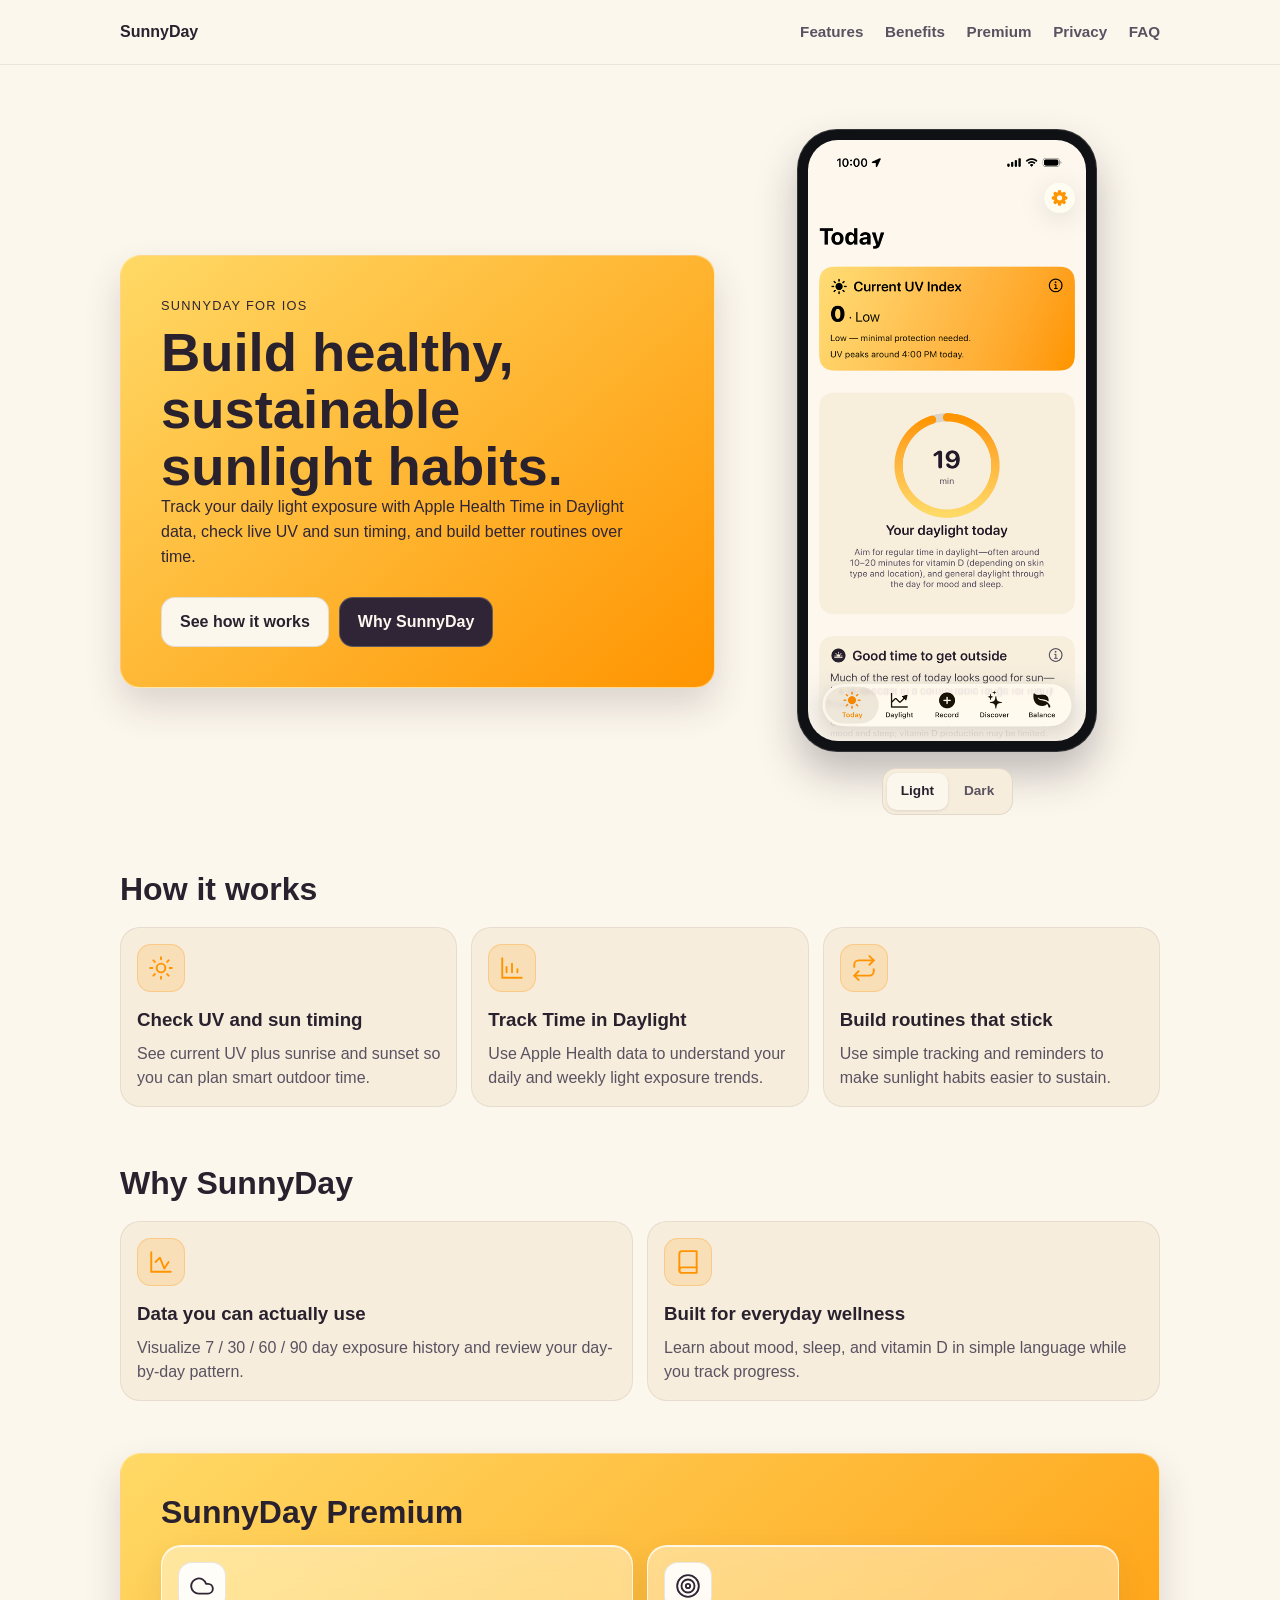
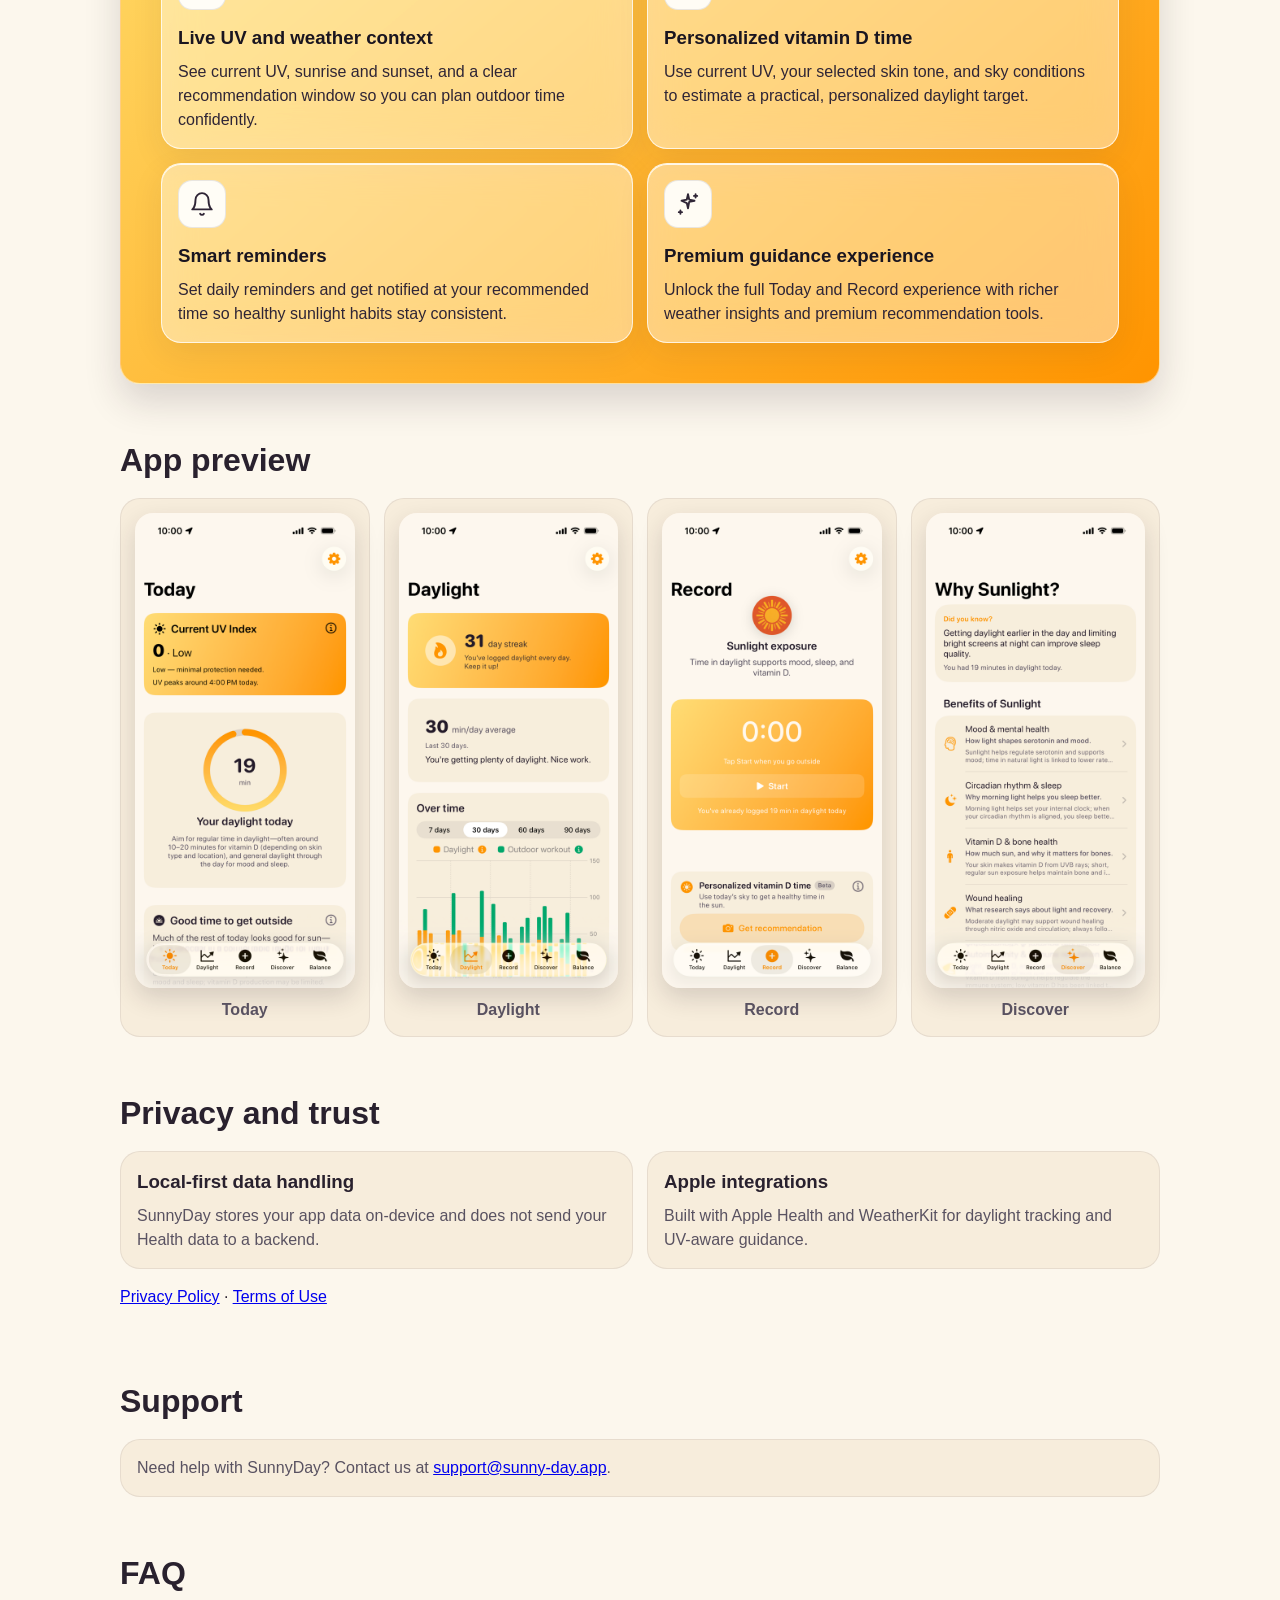
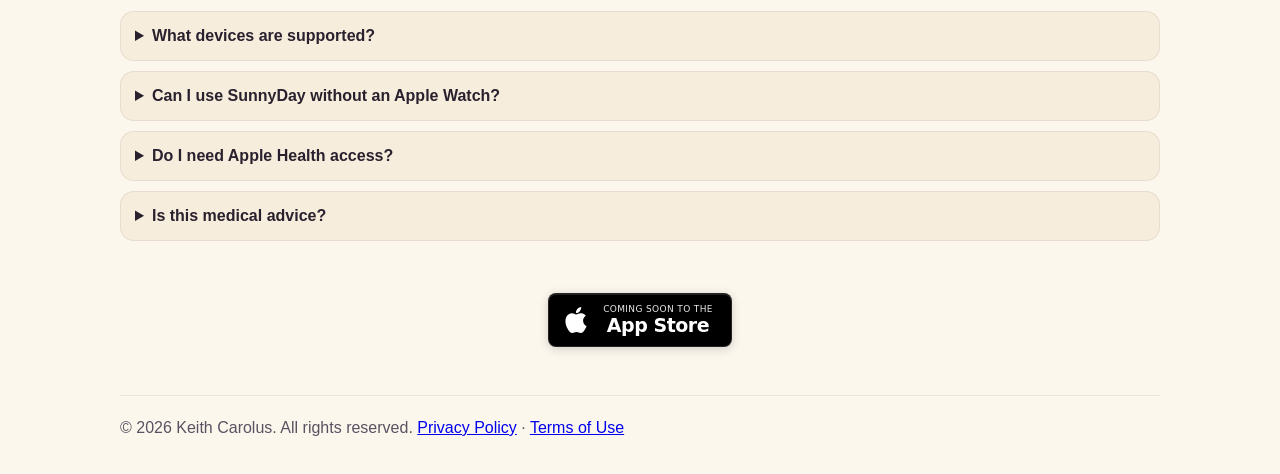
<file: index.html>
<!doctype html>
<html lang="en">
  <head>
    <meta charset="utf-8" />
    <meta name="viewport" content="width=device-width, initial-scale=1" />
    <title>SunnyDay</title>
    <meta
      name="description"
      content="SunnyDay for iOS helps you build healthy, sustainable sunlight habits."
    />
    <meta property="og:title" content="SunnyDay for iOS" />
    <meta
      property="og:description"
      content="Track daylight, check UV, and build healthy sunlight routines with SunnyDay."
    />
    <meta property="og:type" content="website" />
    <meta property="og:url" content="https://sunny-day.app/" />
    <meta property="og:image" content="https://sunny-day.app/apple-touch-icon.png" />
    <meta name="twitter:card" content="summary_large_image" />
    <meta name="twitter:title" content="SunnyDay for iOS" />
    <meta
      name="twitter:description"
      content="Build healthy, sustainable sunlight habits with data from Apple Health."
    />
    <link rel="canonical" href="https://sunny-day.app/" />
    <link rel="icon" type="image/png" sizes="32x32" href="./favicon-32.png" />
    <link rel="icon" type="image/png" sizes="16x16" href="./favicon-16.png" />
    <link rel="apple-touch-icon" sizes="180x180" href="./apple-touch-icon.png" />
    <link rel="stylesheet" href="./styles.css" />
  </head>
  <body>
    <header class="site-header">
      <div class="container nav-wrap">
        <a class="brand" href="#top">SunnyDay</a>
        <nav aria-label="Primary">
          <a href="#features">Features</a>
          <a href="#benefits">Benefits</a>
          <a href="#premium">Premium</a>
          <a href="#privacy">Privacy</a>
          <a href="#faq">FAQ</a>
        </nav>
      </div>
    </header>

    <main id="top">
      <section class="hero container">
        <div class="hero-top">
          <div class="hero-copy">
            <p class="eyebrow">SunnyDay for iOS</p>
            <h1>Build healthy, sustainable sunlight habits.</h1>
            <p class="body">
              Track your daily light exposure with Apple Health Time in Daylight
              data, check live UV and sun timing, and build better routines over
              time.
            </p>
            <div class="cta-row">
              <a class="cta" href="#features">See how it works</a>
              <a class="cta cta-primary" href="#benefits">Why SunnyDay</a>
            </div>
          </div>
          <div class="hero-art" aria-label="SunnyDay app preview">
            <div class="device-mockup">
              <img
                src="./assets/screenshots/light/01_today.png"
                data-screenshot-light="./assets/screenshots/light/01_today.png"
                data-screenshot-dark="./assets/screenshots/dark/01_today.png"
                alt="SunnyDay Today view screenshot"
                width="540"
                height="1168"
                loading="eager"
                decoding="async"
              />
            </div>
            <div class="hero-theme-wrap" id="theme-toggle-wrap">
              <div class="theme-toggle" role="radiogroup" aria-label="Color scheme">
                <button type="button" data-theme-choice="light" role="radio" aria-checked="true">Light</button>
                <button type="button" data-theme-choice="dark" role="radio" aria-checked="false">Dark</button>
              </div>
            </div>
          </div>
        </div>
      </section>

      <section id="features" class="section container">
        <h2>How it works</h2>
        <div class="grid three">
          <article class="card">
            <div class="card-icon" aria-hidden="true">
              <svg xmlns="http://www.w3.org/2000/svg" viewBox="0 0 24 24" fill="none" stroke="currentColor" stroke-width="1.75" stroke-linecap="round" stroke-linejoin="round"><circle cx="12" cy="12" r="4" /><path d="M12 2v2M12 20v2M4.93 4.93l1.42 1.42M17.65 17.65l1.42 1.42M2 12h2M20 12h2M4.93 19.07l1.42-1.42M17.65 6.35l1.42-1.42" /></svg>
            </div>
            <h3>Check UV and sun timing</h3>
            <p>See current UV plus sunrise and sunset so you can plan smart outdoor time.</p>
          </article>
          <article class="card">
            <div class="card-icon" aria-hidden="true">
              <svg xmlns="http://www.w3.org/2000/svg" viewBox="0 0 24 24" fill="none" stroke="currentColor" stroke-width="1.75" stroke-linecap="round" stroke-linejoin="round"><path d="M3 3v18h18" /><path d="M7 16v-5M12 16V8M17 16v-3" /></svg>
            </div>
            <h3>Track Time in Daylight</h3>
            <p>Use Apple Health data to understand your daily and weekly light exposure trends.</p>
          </article>
          <article class="card">
            <div class="card-icon" aria-hidden="true">
              <svg xmlns="http://www.w3.org/2000/svg" viewBox="0 0 24 24" fill="none" stroke="currentColor" stroke-width="1.75" stroke-linecap="round" stroke-linejoin="round"><path d="M17 1l4 4-4 4" /><path d="M3 11V9a4 4 0 0 1 4-4h14" /><path d="M7 23l-4-4 4-4" /><path d="M21 13v2a4 4 0 0 1-4 4H3" /></svg>
            </div>
            <h3>Build routines that stick</h3>
            <p>Use simple tracking and reminders to make sunlight habits easier to sustain.</p>
          </article>
        </div>
      </section>

      <section id="benefits" class="section container">
        <h2>Why SunnyDay</h2>
        <div class="grid two">
          <article class="card">
            <div class="card-icon" aria-hidden="true">
              <svg xmlns="http://www.w3.org/2000/svg" viewBox="0 0 24 24" fill="none" stroke="currentColor" stroke-width="1.75" stroke-linecap="round" stroke-linejoin="round"><path d="M3 3v18h18" /><path d="M7 12l4-4 4 10 4-6" /></svg>
            </div>
            <h3>Data you can actually use</h3>
            <p>Visualize 7 / 30 / 60 / 90 day exposure history and review your day-by-day pattern.</p>
          </article>
          <article class="card">
            <div class="card-icon" aria-hidden="true">
              <svg xmlns="http://www.w3.org/2000/svg" viewBox="0 0 24 24" fill="none" stroke="currentColor" stroke-width="1.75" stroke-linecap="round" stroke-linejoin="round"><path d="M4 19.5A2.5 2.5 0 0 1 6.5 17H20" /><path d="M6.5 2H20v20H6.5A2.5 2.5 0 0 1 4 19.5v-15A2.5 2.5 0 0 1 6.5 2z" /></svg>
            </div>
            <h3>Built for everyday wellness</h3>
            <p>Learn about mood, sleep, and vitamin D in simple language while you track progress.</p>
          </article>
        </div>
      </section>

      <section id="premium" class="section container section-premium">
        <div class="hero-copy premium-sunny">
          <h2 class="premium-sunny-title">SunnyDay Premium</h2>
          <div class="grid two premium-sunny-grid">
          <article class="card">
            <div class="card-icon" aria-hidden="true">
              <svg xmlns="http://www.w3.org/2000/svg" viewBox="0 0 24 24" fill="none" stroke="currentColor" stroke-width="1.75" stroke-linecap="round" stroke-linejoin="round"><path d="M17.5 19H9a7 7 0 1 1 6.71-9h1.79a4.5 4.5 0 1 1 0 9Z" /></svg>
            </div>
            <h3>Live UV and weather context</h3>
            <p>See current UV, sunrise and sunset, and a clear recommendation window so you can plan outdoor time confidently.</p>
          </article>
          <article class="card">
            <div class="card-icon" aria-hidden="true">
              <svg xmlns="http://www.w3.org/2000/svg" viewBox="0 0 24 24" fill="none" stroke="currentColor" stroke-width="1.75" stroke-linecap="round" stroke-linejoin="round"><circle cx="12" cy="12" r="10" /><circle cx="12" cy="12" r="6" /><circle cx="12" cy="12" r="2" /></svg>
            </div>
            <h3>Personalized vitamin D time</h3>
            <p>Use current UV, your selected skin tone, and sky conditions to estimate a practical, personalized daylight target.</p>
          </article>
          <article class="card">
            <div class="card-icon" aria-hidden="true">
              <svg xmlns="http://www.w3.org/2000/svg" viewBox="0 0 24 24" fill="none" stroke="currentColor" stroke-width="1.75" stroke-linecap="round" stroke-linejoin="round"><path d="M18 8A6 6 0 0 0 6 8c0 7-3 9-3 9h18s-3-2-3-9" /><path d="M13.73 21a2 2 0 0 1-3.46 0" /></svg>
            </div>
            <h3>Smart reminders</h3>
            <p>Set daily reminders and get notified at your recommended time so healthy sunlight habits stay consistent.</p>
          </article>
          <article class="card">
            <div class="card-icon" aria-hidden="true">
              <svg xmlns="http://www.w3.org/2000/svg" viewBox="0 0 24 24" fill="none" stroke="currentColor" stroke-width="1.75" stroke-linecap="round" stroke-linejoin="round"><path d="M12 3l1.1 4.9L18 9l-4.9 1.1L12 16l-1.1-4.9L6 9l4.9-1.1L12 3z" /><path d="M19 3v3M20.5 4.5h-3M5 18v3M6.5 19.5h-3" /></svg>
            </div>
            <h3>Premium guidance experience</h3>
            <p>Unlock the full Today and Record experience with richer weather insights and premium recommendation tools.</p>
          </article>
          </div>
        </div>
      </section>

      <section class="section container">
        <h2>App preview</h2>
        <div class="grid four">
          <article class="shot">
            <img
              src="./assets/screenshots/light/01_today.png"
              data-screenshot-light="./assets/screenshots/light/01_today.png"
              data-screenshot-dark="./assets/screenshots/dark/01_today.png"
              alt="SunnyDay Today view screenshot"
              width="540"
              height="1168"
              loading="lazy"
              decoding="async"
            />
            <p>Today</p>
          </article>
          <article class="shot">
            <img
              src="./assets/screenshots/light/02_daylight.png"
              data-screenshot-light="./assets/screenshots/light/02_daylight.png"
              data-screenshot-dark="./assets/screenshots/dark/02_daylight.png"
              alt="SunnyDay Daylight view screenshot"
              width="540"
              height="1168"
              loading="lazy"
              decoding="async"
            />
            <p>Daylight</p>
          </article>
          <article class="shot">
            <img
              src="./assets/screenshots/light/03_record.png"
              data-screenshot-light="./assets/screenshots/light/03_record.png"
              data-screenshot-dark="./assets/screenshots/dark/03_record.png"
              alt="SunnyDay Record view screenshot"
              width="540"
              height="1168"
              loading="lazy"
              decoding="async"
            />
            <p>Record</p>
          </article>
          <article class="shot">
            <img
              src="./assets/screenshots/light/04_discover.png"
              data-screenshot-light="./assets/screenshots/light/04_discover.png"
              data-screenshot-dark="./assets/screenshots/dark/04_discover.png"
              alt="SunnyDay Discover view screenshot"
              width="540"
              height="1168"
              loading="lazy"
              decoding="async"
            />
            <p>Discover</p>
          </article>
        </div>
      </section>

      <section id="privacy" class="section container">
        <h2>Privacy and trust</h2>
        <div class="grid two">
          <article class="card">
            <h3>Local-first data handling</h3>
            <p>SunnyDay stores your app data on-device and does not send your Health data to a backend.</p>
          </article>
          <article class="card">
            <h3>Apple integrations</h3>
            <p>Built with Apple Health and WeatherKit for daylight tracking and UV-aware guidance.</p>
          </article>
        </div>
        <p><a href="./privacy.html">Privacy Policy</a> &middot; <a href="./terms.html">Terms of Use</a></p>
      </section>

      <section id="support" class="section container">
        <h2>Support</h2>
        <div class="card">
          <p>Need help with SunnyDay? Contact us at <a href="mailto:support@sunny-day.app">support@sunny-day.app</a>.</p>
        </div>
      </section>

      <section id="faq" class="section container">
        <h2>FAQ</h2>
        <div class="faq-list">
          <details>
            <summary>What devices are supported?</summary>
            <p>SunnyDay requires iOS 26 or later on iPhone. For Apple Health Time in Daylight data, you need a compatible Apple Watch (SE 2, Series 6, Ultra, and newer).</p>
          </details>
          <details>
            <summary>Can I use SunnyDay without an Apple Watch?</summary>
            <p>Yes. You can still use UV and sun timing features and manually record daylight sessions. Apple Watch is needed only for automatic Time in Daylight tracking from Health.</p>
          </details>
          <details>
            <summary>Do I need Apple Health access?</summary>
            <p>For exposure tracking features, yes. SunnyDay reads and writes the Time in Daylight quantity type for history views and manual recordings.</p>
          </details>
          <details>
            <summary>Is this medical advice?</summary>
            <p>No. SunnyDay is a general wellness app and does not provide medical advice, diagnosis, or treatment.</p>
          </details>
        </div>
      </section>

      <section class="section section-cta container" aria-label="App Store availability">
        <div class="cta-pill" role="img" aria-label="Coming soon to the App Store">
          <img
            class="cta-pill__mark"
            src="./assets/apple-logo.svg"
            alt=""
            width="24"
            height="29"
            decoding="async"
          />
          <div class="cta-pill__copy">
            <span class="cta-pill__line cta-pill__line--small">Coming soon to the</span>
            <span class="cta-pill__line cta-pill__line--big">App Store</span>
          </div>
        </div>
      </section>
    </main>

    <footer class="site-footer container">
      <p>&copy; 2026 Keith Carolus. All rights reserved. <a href="./privacy.html">Privacy Policy</a> &middot; <a href="./terms.html">Terms of Use</a></p>
    </footer>
    <script src="./theme.js" defer></script>
  </body>
</html>
</file>
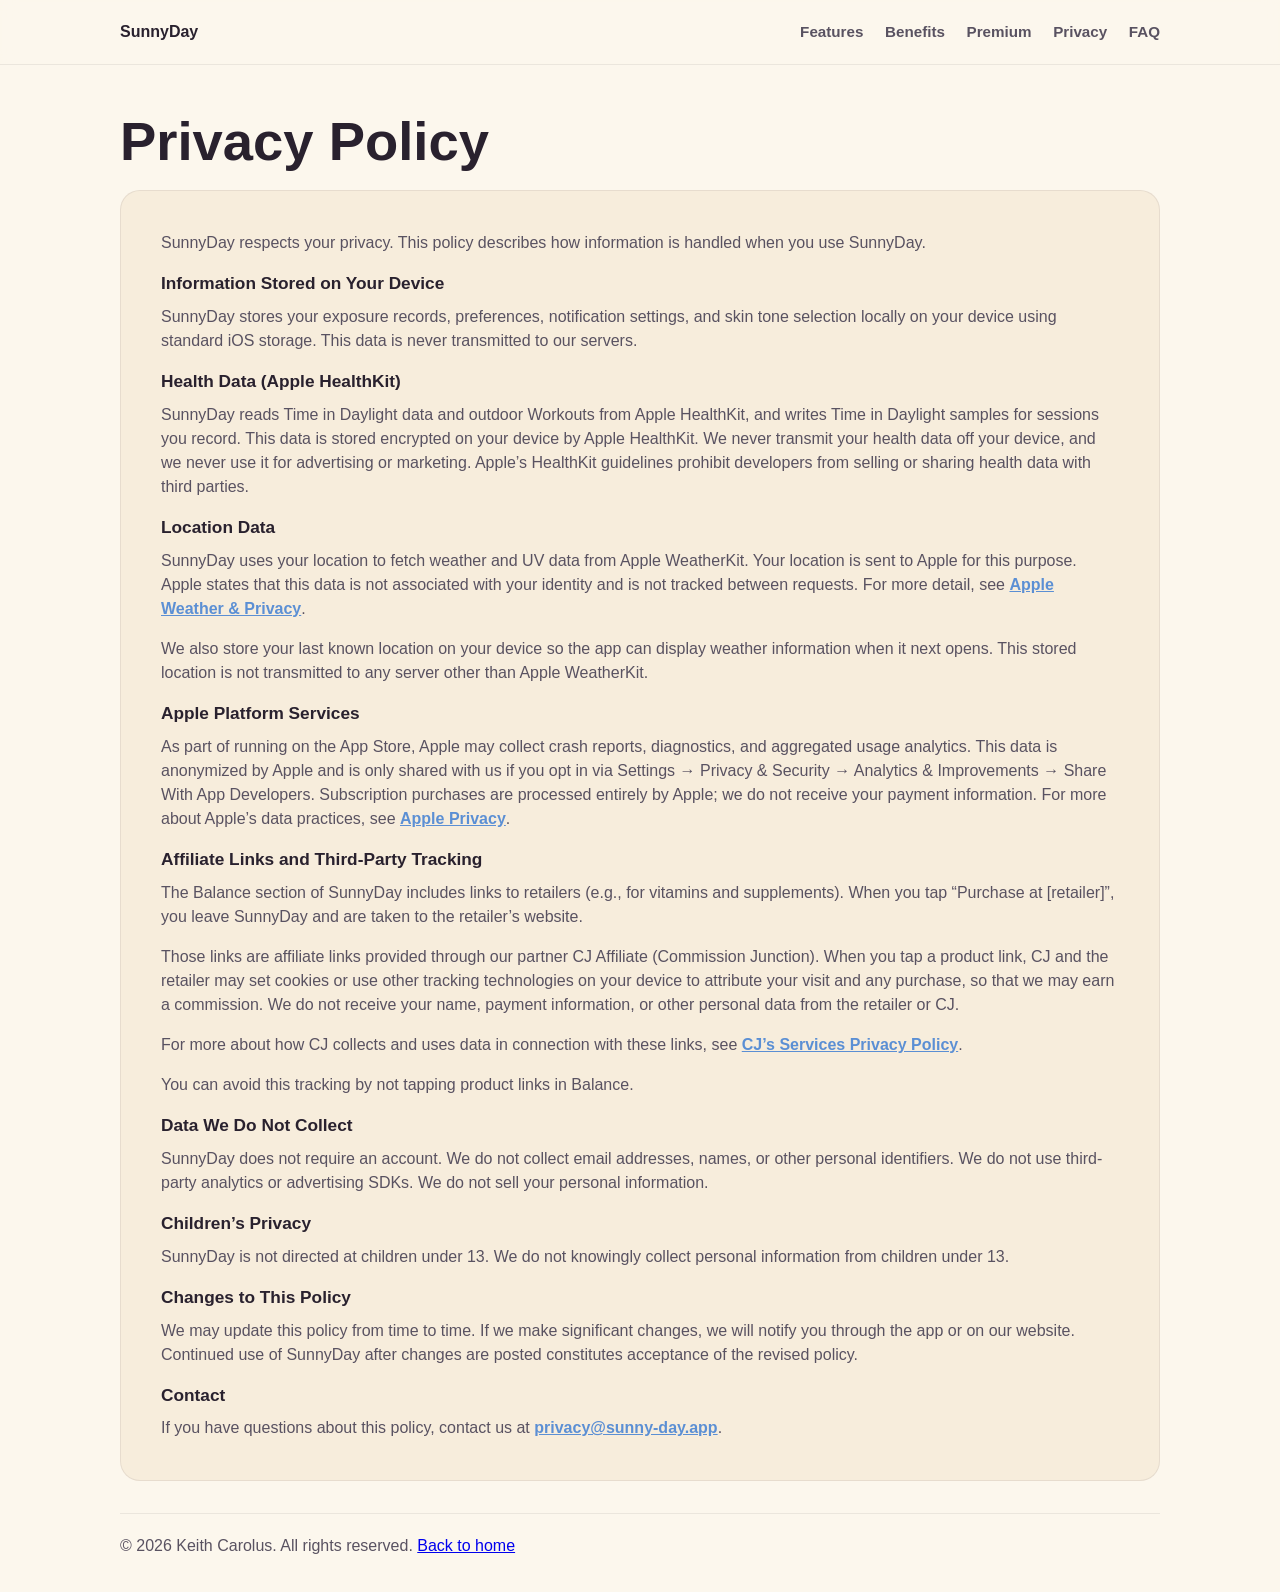
<file: privacy.html>
<!doctype html>
<html lang="en">
  <head>
    <meta charset="utf-8" />
    <meta name="viewport" content="width=device-width, initial-scale=1" />
    <title>SunnyDay Privacy Policy</title>
    <meta
      name="description"
      content="Privacy Policy for SunnyDay for iOS."
    />
    <link rel="canonical" href="https://sunny-day.app/privacy.html" />
    <link rel="icon" type="image/png" sizes="32x32" href="./favicon-32.png" />
    <link rel="icon" type="image/png" sizes="16x16" href="./favicon-16.png" />
    <link rel="apple-touch-icon" sizes="180x180" href="./apple-touch-icon.png" />
    <link rel="stylesheet" href="./styles.css" />
  </head>
  <body class="legal-page">
    <header class="site-header">
      <div class="container nav-wrap">
        <a class="brand" href="./index.html">SunnyDay</a>
        <nav aria-label="Primary">
          <a href="./index.html#features">Features</a>
          <a href="./index.html#benefits">Benefits</a>
          <a href="./index.html#premium">Premium</a>
          <a href="./index.html#privacy">Privacy</a>
          <a href="./index.html#faq">FAQ</a>
        </nav>
      </div>
    </header>

    <main>
      <section class="section container legal-hero">
        <h1>Privacy Policy</h1>
        <div class="card legal-card">
          <p>SunnyDay respects your privacy. This policy describes how information is handled when you use SunnyDay.</p>

          <h3>Information Stored on Your Device</h3>
          <p>SunnyDay stores your exposure records, preferences, notification settings, and skin tone selection locally on your device using standard iOS storage. This data is never transmitted to our servers.</p>

          <h3>Health Data (Apple HealthKit)</h3>
          <p>SunnyDay reads Time in Daylight data and outdoor Workouts from Apple HealthKit, and writes Time in Daylight samples for sessions you record. This data is stored encrypted on your device by Apple HealthKit. We never transmit your health data off your device, and we never use it for advertising or marketing. Apple&rsquo;s HealthKit guidelines prohibit developers from selling or sharing health data with third parties.</p>

          <h3>Location Data</h3>
          <p>SunnyDay uses your location to fetch weather and UV data from Apple WeatherKit. Your location is sent to Apple for this purpose. Apple states that this data is not associated with your identity and is not tracked between requests. For more detail, see <a href="https://www.apple.com/legal/privacy/data/en/weather/" target="_blank" rel="noopener noreferrer">Apple Weather &amp; Privacy</a>.</p>
          <p>We also store your last known location on your device so the app can display weather information when it next opens. This stored location is not transmitted to any server other than Apple WeatherKit.</p>

          <h3>Apple Platform Services</h3>
          <p>As part of running on the App Store, Apple may collect crash reports, diagnostics, and aggregated usage analytics. This data is anonymized by Apple and is only shared with us if you opt in via Settings &rarr; Privacy &amp; Security &rarr; Analytics &amp; Improvements &rarr; Share With App Developers. Subscription purchases are processed entirely by Apple; we do not receive your payment information. For more about Apple&rsquo;s data practices, see <a href="https://www.apple.com/privacy/" target="_blank" rel="noopener noreferrer">Apple Privacy</a>.</p>

          <h3>Affiliate Links and Third-Party Tracking</h3>
          <p>The Balance section of SunnyDay includes links to retailers (e.g., for vitamins and supplements). When you tap &ldquo;Purchase at [retailer]&rdquo;, you leave SunnyDay and are taken to the retailer&rsquo;s website.</p>
          <p>Those links are affiliate links provided through our partner CJ Affiliate (Commission Junction). When you tap a product link, CJ and the retailer may set cookies or use other tracking technologies on your device to attribute your visit and any purchase, so that we may earn a commission. We do not receive your name, payment information, or other personal data from the retailer or CJ.</p>
          <p>For more about how CJ collects and uses data in connection with these links, see <a href="https://www.cj.com/legal/privacy" target="_blank" rel="noopener noreferrer">CJ&rsquo;s Services Privacy Policy</a>.</p>
          <p>You can avoid this tracking by not tapping product links in Balance.</p>

          <h3>Data We Do Not Collect</h3>
          <p>SunnyDay does not require an account. We do not collect email addresses, names, or other personal identifiers. We do not use third-party analytics or advertising SDKs. We do not sell your personal information.</p>

          <h3>Children&rsquo;s Privacy</h3>
          <p>SunnyDay is not directed at children under 13. We do not knowingly collect personal information from children under 13.</p>

          <h3>Changes to This Policy</h3>
          <p>We may update this policy from time to time. If we make significant changes, we will notify you through the app or on our website. Continued use of SunnyDay after changes are posted constitutes acceptance of the revised policy.</p>

          <h3>Contact</h3>
          <p>If you have questions about this policy, contact us at <a href="mailto:privacy@sunny-day.app">privacy@sunny-day.app</a>.</p>
        </div>
      </section>
    </main>

    <footer class="site-footer container">
      <p>&copy; 2026 Keith Carolus. All rights reserved. <a href="./index.html">Back to home</a></p>
    </footer>
  </body>
</html>
</file>
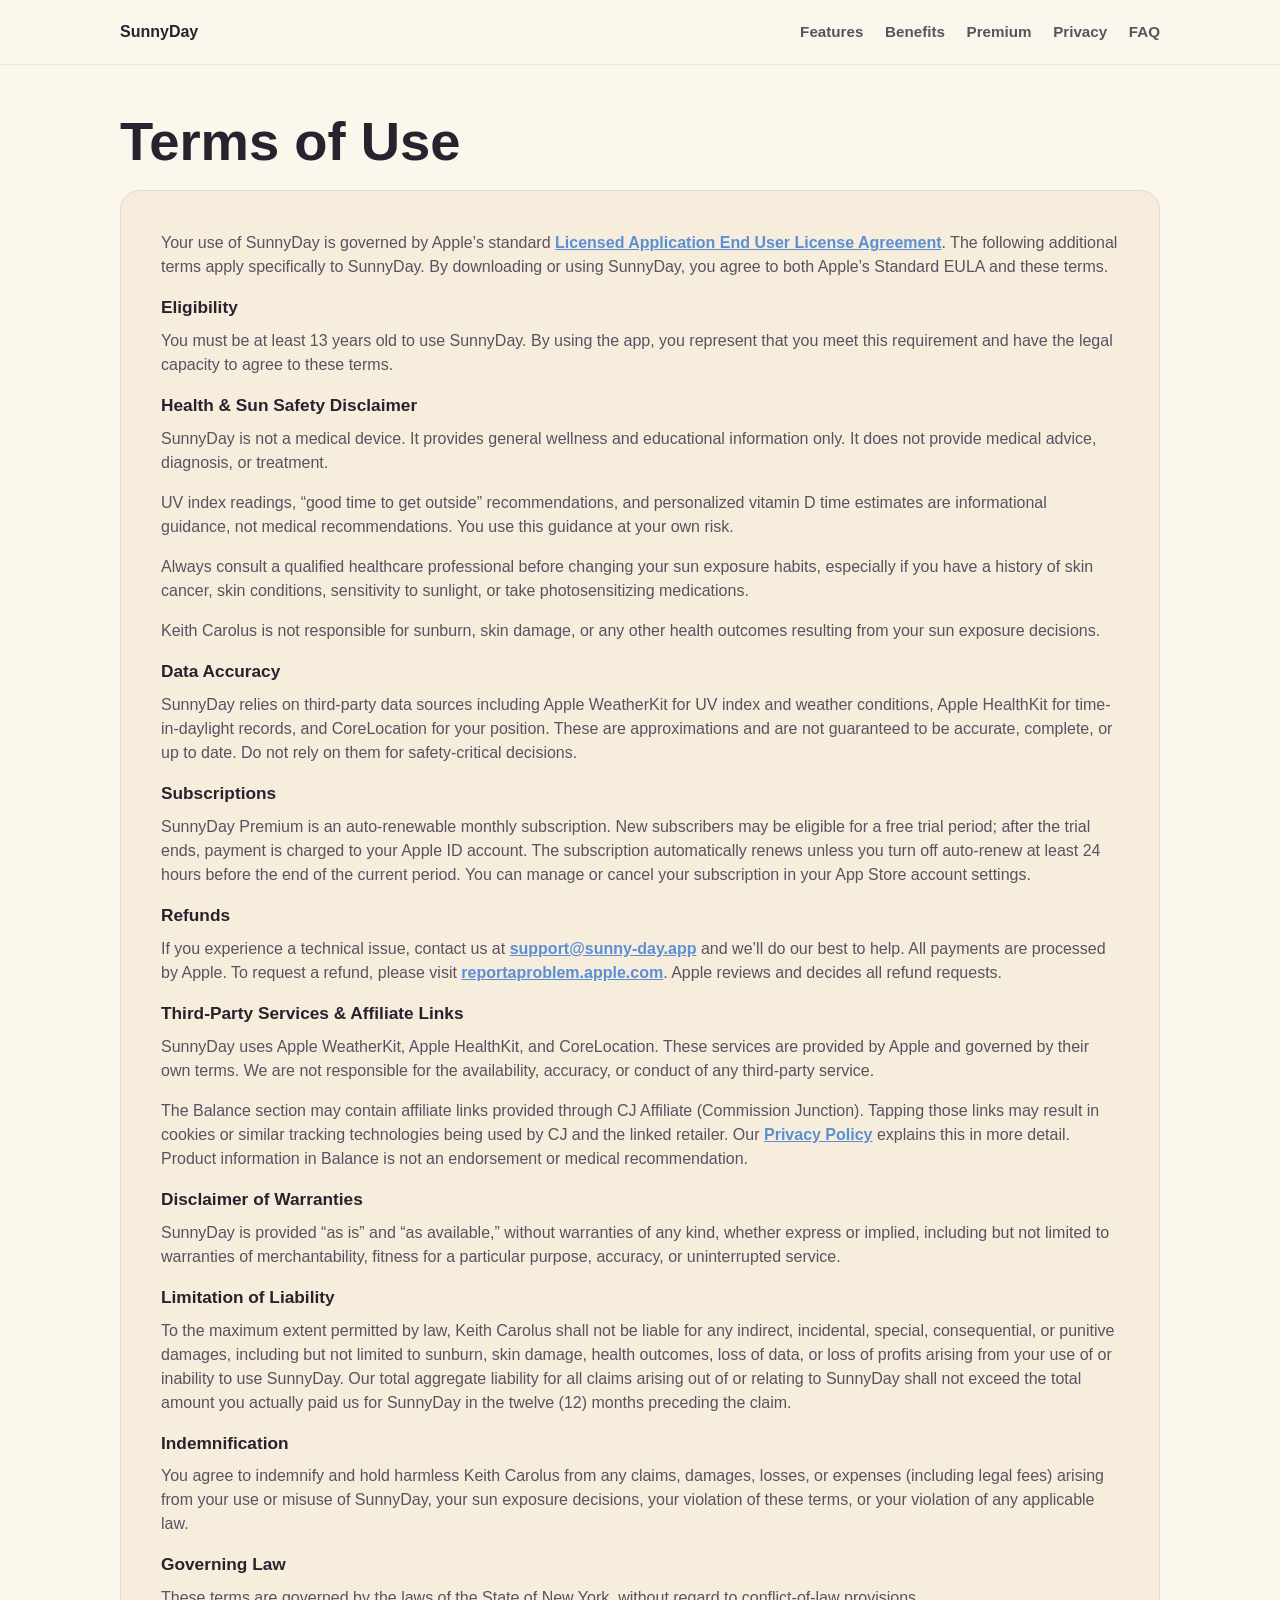
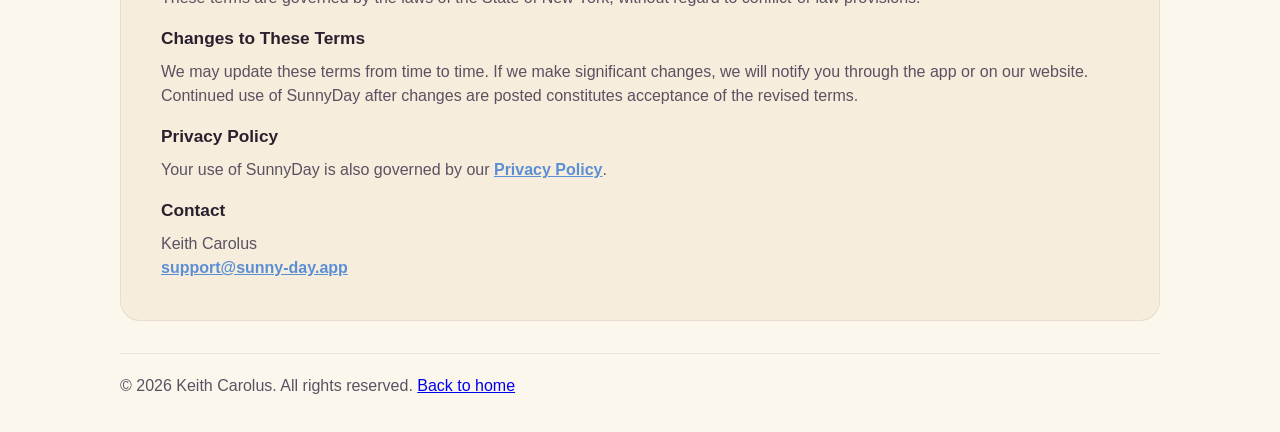
<file: terms.html>
<!doctype html>
<html lang="en">
  <head>
    <meta charset="utf-8" />
    <meta name="viewport" content="width=device-width, initial-scale=1" />
    <title>SunnyDay Terms of Use</title>
    <meta
      name="description"
      content="Terms of Use for SunnyDay for iOS."
    />
    <link rel="canonical" href="https://sunny-day.app/terms.html" />
    <link rel="icon" type="image/png" sizes="32x32" href="./favicon-32.png" />
    <link rel="icon" type="image/png" sizes="16x16" href="./favicon-16.png" />
    <link rel="apple-touch-icon" sizes="180x180" href="./apple-touch-icon.png" />
    <link rel="stylesheet" href="./styles.css" />
  </head>
  <body class="legal-page">
    <header class="site-header">
      <div class="container nav-wrap">
        <a class="brand" href="./index.html">SunnyDay</a>
        <nav aria-label="Primary">
          <a href="./index.html#features">Features</a>
          <a href="./index.html#benefits">Benefits</a>
          <a href="./index.html#premium">Premium</a>
          <a href="./index.html#privacy">Privacy</a>
          <a href="./index.html#faq">FAQ</a>
        </nav>
      </div>
    </header>

    <main>
      <section class="section container legal-hero">
        <h1>Terms of Use</h1>
        <div class="card legal-card">
          <p>Your use of SunnyDay is governed by Apple&rsquo;s standard <a href="https://www.apple.com/legal/internet-services/itunes/dev/stdeula/" target="_blank" rel="noopener noreferrer">Licensed Application End User License Agreement</a>. The following additional terms apply specifically to SunnyDay. By downloading or using SunnyDay, you agree to both Apple&rsquo;s Standard EULA and these terms.</p>

          <h3>Eligibility</h3>
          <p>You must be at least 13 years old to use SunnyDay. By using the app, you represent that you meet this requirement and have the legal capacity to agree to these terms.</p>

          <h3>Health &amp; Sun Safety Disclaimer</h3>
          <p>SunnyDay is not a medical device. It provides general wellness and educational information only. It does not provide medical advice, diagnosis, or treatment.</p>
          <p>UV index readings, &ldquo;good time to get outside&rdquo; recommendations, and personalized vitamin D time estimates are informational guidance, not medical recommendations. You use this guidance at your own risk.</p>
          <p>Always consult a qualified healthcare professional before changing your sun exposure habits, especially if you have a history of skin cancer, skin conditions, sensitivity to sunlight, or take photosensitizing medications.</p>
          <p>Keith Carolus is not responsible for sunburn, skin damage, or any other health outcomes resulting from your sun exposure decisions.</p>

          <h3>Data Accuracy</h3>
          <p>SunnyDay relies on third-party data sources including Apple WeatherKit for UV index and weather conditions, Apple HealthKit for time-in-daylight records, and CoreLocation for your position. These are approximations and are not guaranteed to be accurate, complete, or up to date. Do not rely on them for safety-critical decisions.</p>

          <h3>Subscriptions</h3>
          <p>SunnyDay Premium is an auto-renewable monthly subscription. New subscribers may be eligible for a free trial period; after the trial ends, payment is charged to your Apple ID account. The subscription automatically renews unless you turn off auto-renew at least 24 hours before the end of the current period. You can manage or cancel your subscription in your App Store account settings.</p>

          <h3>Refunds</h3>
          <p>If you experience a technical issue, contact us at <a href="mailto:support@sunny-day.app">support@sunny-day.app</a> and we&rsquo;ll do our best to help. All payments are processed by Apple. To request a refund, please visit <a href="https://reportaproblem.apple.com" target="_blank" rel="noopener noreferrer">reportaproblem.apple.com</a>. Apple reviews and decides all refund requests.</p>

          <h3>Third-Party Services &amp; Affiliate Links</h3>
          <p>SunnyDay uses Apple WeatherKit, Apple HealthKit, and CoreLocation. These services are provided by Apple and governed by their own terms. We are not responsible for the availability, accuracy, or conduct of any third-party service.</p>
          <p>The Balance section may contain affiliate links provided through CJ Affiliate (Commission Junction). Tapping those links may result in cookies or similar tracking technologies being used by CJ and the linked retailer. Our <a href="./privacy.html">Privacy Policy</a> explains this in more detail. Product information in Balance is not an endorsement or medical recommendation.</p>

          <h3>Disclaimer of Warranties</h3>
          <p>SunnyDay is provided &ldquo;as is&rdquo; and &ldquo;as available,&rdquo; without warranties of any kind, whether express or implied, including but not limited to warranties of merchantability, fitness for a particular purpose, accuracy, or uninterrupted service.</p>

          <h3>Limitation of Liability</h3>
          <p>To the maximum extent permitted by law, Keith Carolus shall not be liable for any indirect, incidental, special, consequential, or punitive damages, including but not limited to sunburn, skin damage, health outcomes, loss of data, or loss of profits arising from your use of or inability to use SunnyDay. Our total aggregate liability for all claims arising out of or relating to SunnyDay shall not exceed the total amount you actually paid us for SunnyDay in the twelve (12) months preceding the claim.</p>

          <h3>Indemnification</h3>
          <p>You agree to indemnify and hold harmless Keith Carolus from any claims, damages, losses, or expenses (including legal fees) arising from your use or misuse of SunnyDay, your sun exposure decisions, your violation of these terms, or your violation of any applicable law.</p>

          <h3>Governing Law</h3>
          <p>These terms are governed by the laws of the State of New York, without regard to conflict-of-law provisions.</p>

          <h3>Changes to These Terms</h3>
          <p>We may update these terms from time to time. If we make significant changes, we will notify you through the app or on our website. Continued use of SunnyDay after changes are posted constitutes acceptance of the revised terms.</p>

          <h3>Privacy Policy</h3>
          <p>Your use of SunnyDay is also governed by our <a href="./privacy.html">Privacy Policy</a>.</p>

          <h3>Contact</h3>
          <p>Keith Carolus<br /><a href="mailto:support@sunny-day.app">support@sunny-day.app</a></p>
        </div>
      </section>
    </main>

    <footer class="site-footer container">
      <p>&copy; 2026 Keith Carolus. All rights reserved. <a href="./index.html">Back to home</a></p>
    </footer>
  </body>
</html>
</file>
<file: styles.css>
:root {
  color-scheme: light dark;
  --surface: #fcf7ed;
  --surface-alt: #f7eddc;
  --text-primary: #29212e;
  --text-secondary: #595261;
  --brand-primary: #ff9400;
  --brand-secondary: #ffd966;
  --container: 1040px;
}

* {
  box-sizing: border-box;
}

@media (prefers-reduced-motion: no-preference) {
  :root {
    --theme-t: 0.42s ease;
  }

  body,
  .site-header,
  .site-footer,
  .card,
  .shot,
  details,
  .device-mockup,
  .theme-toggle,
  .theme-toggle button,
  .hero-copy,
  .card-icon,
  .cta,
  .cta-primary,
  h1,
  .premium-sunny-title,
  .section h2,
  .eyebrow,
  .body,
  .brand,
  nav a,
  summary,
  .premium-sunny .card,
  .premium-sunny .card h3,
  .premium-sunny .card p,
  .premium-sunny .card-icon,
  .card.legal-card a,
  .cta-pill {
    transition:
      background-color var(--theme-t),
      background var(--theme-t),
      color var(--theme-t),
      border-color var(--theme-t),
      box-shadow var(--theme-t),
      fill var(--theme-t),
      stroke var(--theme-t);
  }

  .shot img {
    transition:
      opacity var(--theme-t),
      box-shadow var(--theme-t);
  }

  img[data-screenshot-light] {
    transition: opacity var(--theme-t);
  }
}

body {
  margin: 0;
  font-family: ui-rounded, "SF Pro Rounded", -apple-system, BlinkMacSystemFont, "Segoe UI", sans-serif;
  color: var(--text-primary);
  background: var(--surface);
  line-height: 1.5;
}

.container {
  width: min(var(--container), calc(100% - 32px));
  margin-inline: auto;
}

.site-header {
  position: sticky;
  top: 0;
  z-index: 5;
  background: color-mix(in srgb, var(--surface) 85%, transparent);
  backdrop-filter: blur(8px);
  border-bottom: 1px solid rgba(41, 33, 46, 0.08);
}

.nav-wrap {
  min-height: 64px;
  display: flex;
  align-items: center;
  justify-content: space-between;
  gap: 12px;
}

.brand {
  font-weight: 800;
  color: var(--text-primary);
  text-decoration: none;
}

nav {
  display: flex;
  flex-wrap: wrap;
  justify-content: flex-end;
  align-items: center;
  gap: 0.5rem 1.35rem;
}

nav a {
  color: var(--text-secondary);
  text-decoration: none;
  font-weight: 600;
  font-size: 0.95rem;
}

nav a:hover {
  color: var(--text-primary);
}

nav a[aria-current="page"] {
  color: var(--text-primary);
  text-decoration: underline;
  text-underline-offset: 0.25rem;
  text-decoration-thickness: 1px;
}

.hero {
  display: flex;
  flex-direction: column;
  gap: 20px;
  padding: clamp(28px, 5vw, 64px) 0 24px;
}

.hero-top {
  display: grid;
  gap: 20px;
  grid-template-columns: 1.4fr 1fr;
  align-items: center;
}

/* Let the phone column shrink below the PNG intrinsic width (grid default min-width: auto). */
.hero-top > * {
  min-width: 0;
}

.hero-theme-wrap {
  display: flex;
  justify-content: center;
  width: 100%;
}

.theme-toggle {
  display: inline-flex;
  padding: 4px;
  border-radius: 14px;
  background: var(--surface-alt);
  border: 1px solid rgba(41, 33, 46, 0.1);
  gap: 2px;
}

.theme-toggle button {
  font: inherit;
  font-size: 0.85rem;
  font-weight: 700;
  border: none;
  border-radius: 10px;
  padding: 8px 14px;
  cursor: pointer;
  color: var(--text-secondary);
  background: transparent;
}

.theme-toggle button:hover {
  color: var(--text-primary);
  background: color-mix(in srgb, var(--surface) 70%, transparent);
}

.theme-toggle button[aria-checked="true"] {
  color: var(--text-primary);
  background: var(--surface);
  box-shadow: 0 1px 3px rgba(41, 33, 46, 0.12);
}

/* App Store “coming soon” badge. */
.cta-pill {
  display: inline-flex;
  align-items: center;
  gap: 12px 14px;
  padding: 10px 18px 10px 14px;
  border-radius: 8px;
  background: #000;
  color: #fff;
  border: 1px solid rgba(255, 255, 255, 0.14);
  box-shadow:
    0 2px 10px rgba(41, 33, 46, 0.2),
    inset 0 1px 0 rgba(255, 255, 255, 0.12);
  font-family:
    -apple-system,
    BlinkMacSystemFont,
    "SF Pro Text",
    "SF Pro Display",
    system-ui,
    sans-serif;
  max-width: 100%;
  flex: 0 0 auto;
}

.cta-pill__mark {
  display: block;
  width: 26px;
  height: auto;
  flex-shrink: 0;
  align-self: center;
}

.cta-pill__copy {
  display: flex;
  flex-direction: column;
  align-items: center;
  line-height: 1.12;
  text-align: center;
}

.cta-pill__line {
  display: block;
}

.cta-pill__line--small {
  font-size: 9px;
  font-weight: 400;
  letter-spacing: 0.04em;
  text-transform: uppercase;
  opacity: 0.92;
}

.cta-pill__line--big {
  font-size: clamp(17px, 4.2vw, 19px);
  font-weight: 600;
  letter-spacing: -0.025em;
  margin-top: 1px;
}

.hero-copy {
  background: linear-gradient(140deg, var(--brand-secondary), var(--brand-primary));
  border: 1px solid rgba(255, 255, 255, 0.45);
  border-radius: 20px;
  padding: clamp(24px, 4vw, 40px);
  box-shadow: 0 18px 36px rgba(41, 33, 46, 0.16);
  width: 100%;
}

/* Full-width sunny card (same treatment as hero copy) for Premium */
.section-premium {
  padding-top: 28px;
  padding-bottom: 40px;
}

.premium-sunny {
  width: 100%;
}

.premium-sunny-title {
  margin: 0 0 22px;
  font-size: clamp(1.5rem, 3.5vw, 2.15rem);
  font-weight: 800;
  line-height: 1.15;
  color: var(--text-primary);
}

.premium-sunny-grid {
  gap: 16px;
}

/* Frosted white on sunny gradient — same vibe as hero (dark type + light surfaces) */
.premium-sunny .card {
  background: rgba(255, 255, 255, 0.45);
  border: 1px solid rgba(255, 255, 255, 0.75);
  backdrop-filter: blur(18px) saturate(1.15);
  -webkit-backdrop-filter: blur(18px) saturate(1.15);
  box-shadow:
    0 10px 32px rgba(41, 33, 46, 0.08),
    inset 0 1px 0 rgba(255, 255, 255, 0.85);
}

.premium-sunny .card h3 {
  color: #1a1520;
}

.premium-sunny .card p {
  color: #2f2536;
}

.premium-sunny .card-icon {
  background: rgba(255, 255, 255, 0.92);
  border: 1px solid rgba(41, 33, 46, 0.1);
  color: #2f2536;
}

.hero-art {
  display: flex;
  flex-direction: column;
  align-items: center;
  gap: 16px;
}

.device-mockup {
  width: min(300px, 78%);
  background: #101114;
  border-radius: 40px;
  padding: 10px;
  box-shadow: 0 22px 40px rgba(41, 33, 46, 0.28);
  border: 1px solid rgba(255, 255, 255, 0.15);
}

.device-mockup img {
  display: block;
  width: 100%;
  max-width: 100%;
  height: auto;
  border-radius: 30px;
}

.eyebrow {
  margin: 0 0 8px;
  font-size: 0.8rem;
  letter-spacing: 0.1em;
  text-transform: uppercase;
  color: #2f2536;
}

h1 {
  margin: 0;
  font-size: clamp(2rem, 6vw, 3.4rem);
  line-height: 1.05;
  color: var(--text-primary);
  font-weight: 800;
}

.tagline {
  margin: 14px 0 10px;
  font-size: clamp(1.1rem, 2.6vw, 1.4rem);
  color: var(--text-primary);
  font-weight: 600;
}

.body {
  margin: 0 0 28px;
  max-width: 56ch;
  line-height: 1.55;
  color: #2f2536;
}

.cta-row {
  display: flex;
  flex-wrap: wrap;
  gap: 10px;
}

.cta {
  display: inline-block;
  background: var(--surface);
  color: var(--text-primary);
  text-decoration: none;
  font-weight: 700;
  border-radius: 14px;
  padding: 12px 18px;
  border: 1px solid rgba(41, 33, 46, 0.12);
}

.cta:hover {
  background: var(--surface-alt);
}

.cta-primary {
  background: #2f2536;
  color: #fff7ef;
  border-color: rgba(255, 255, 255, 0.22);
}

.cta-primary:hover {
  background: #1f1824;
}

.section {
  padding: 26px 0;
}

.section h2 {
  margin: 0 0 14px;
  font-size: clamp(1.3rem, 3vw, 2rem);
}

.grid {
  display: grid;
  gap: 14px;
}

.grid.three {
  grid-template-columns: repeat(3, minmax(0, 1fr));
}

.grid.four {
  grid-template-columns: repeat(4, minmax(0, 1fr));
}

.grid.five {
  grid-template-columns: repeat(5, minmax(0, 1fr));
}

.grid.two {
  grid-template-columns: repeat(2, minmax(0, 1fr));
}

.card {
  background: var(--surface-alt);
  border: 1px solid rgba(41, 33, 46, 0.08);
  border-radius: 20px;
  padding: 16px;
}

/* Decorative icons on marketing cards (How it works → Premium) */
.card-icon {
  width: 48px;
  height: 48px;
  border-radius: 14px;
  display: grid;
  place-items: center;
  margin-bottom: 14px;
  color: var(--brand-primary);
  background: color-mix(in srgb, var(--brand-primary) 16%, transparent);
  border: 1px solid color-mix(in srgb, var(--brand-primary) 28%, transparent);
}

.card-icon svg {
  width: 26px;
  height: 26px;
  display: block;
}

.card h3 {
  margin: 0 0 8px;
}

.card p {
  margin: 0;
  color: var(--text-secondary);
}

.shot {
  margin: 0;
  min-width: 0;
  background: var(--surface-alt);
  border: 1px solid rgba(41, 33, 46, 0.08);
  border-radius: 20px;
  padding: 14px;
  text-align: center;
}

.shot img {
  display: block;
  width: 100%;
  max-width: 220px;
  height: auto;
  margin-inline: auto;
  border-radius: 18px;
  box-shadow: 0 10px 24px rgba(41, 33, 46, 0.16);
}

.shot p {
  margin: 10px 0 0;
  color: var(--text-secondary);
  font-weight: 600;
}

.faq-list {
  display: grid;
  gap: 10px;
}

details {
  background: var(--surface-alt);
  border: 1px solid rgba(41, 33, 46, 0.08);
  border-radius: 14px;
  padding: 12px 14px;
}

summary {
  cursor: pointer;
  font-weight: 700;
}

details p {
  margin: 8px 0 0;
  color: var(--text-secondary);
}

.section-cta {
  text-align: center;
  padding-bottom: 48px;
}

.site-footer {
  border-top: 1px solid rgba(41, 33, 46, 0.08);
  padding: 20px 0 34px;
}

.site-footer p {
  margin: 0;
  color: var(--text-secondary);
}

/* Legal / privacy prose */
.legal-hero > h1 {
  margin-bottom: 1.25rem;
}

.legal-hero {
  padding-top: clamp(24px, 5vw, 48px);
  padding-bottom: 32px;
}

.card.legal-card {
  padding: clamp(1.35rem, 4vw, 2.5rem);
}

.card.legal-card > h3 {
  margin: 1.5rem 0 0.5rem;
  font-size: 1.08rem;
  font-weight: 800;
  color: var(--text-primary);
}

.card.legal-card > h3:first-child {
  margin-top: 0;
}

.card.legal-card > p {
  margin: 0;
}

.card.legal-card > p + p,
.card.legal-card > p + h3 {
  margin-top: 1rem;
}

.card.legal-card a {
  color: #5b8fd4;
  font-weight: 600;
}

@media (prefers-color-scheme: dark) {
  :root:not([data-theme="light"]) .card.legal-card a {
    color: #7ec8e8;
  }
}

:root[data-theme="dark"] .card.legal-card a {
  color: #7ec8e8;
}

@media (max-width: 520px) {
  .nav-wrap {
    flex-direction: column;
    align-items: flex-start;
    padding-block: 12px;
    min-height: unset;
  }

  nav {
    justify-content: flex-start;
    width: 100%;
  }
}

@media (max-width: 860px) {
  .hero-top {
    grid-template-columns: 1fr;
  }

  .hero-art {
    order: -1;
  }

  .device-mockup {
    width: min(260px, 70%);
  }

  .grid.three,
  .grid.four,
  .grid.five,
  .grid.two {
    grid-template-columns: 1fr;
  }
}

@media (prefers-color-scheme: dark) {
  :root:not([data-theme="light"]) {
    --surface: #1c1a1f;
    --surface-alt: #2e2930;
    --text-primary: #faf5f0;
    --text-secondary: #b8afbf;
    --brand-primary: #ff9e26;
    --brand-secondary: #f2bf59;
  }

  :root:not([data-theme="light"]) .site-header,
  :root:not([data-theme="light"]) .site-footer,
  :root:not([data-theme="light"]) .card,
  :root:not([data-theme="light"]) .shot,
  :root:not([data-theme="light"]) details {
    border-color: rgba(255, 255, 255, 0.09);
  }

  :root:not([data-theme="light"]) .eyebrow {
    color: rgba(250, 245, 240, 0.85);
  }

  :root:not([data-theme="light"]) .cta {
    border-color: rgba(255, 255, 255, 0.1);
  }

  :root:not([data-theme="light"]) .cta-primary {
    background: #faf5f0;
    color: #1c1a1f;
  }

  :root:not([data-theme="light"]) .cta-primary:hover {
    background: #e9ddd1;
  }

  :root:not([data-theme="light"]) .device-mockup {
    background: #090a0c;
    border-color: rgba(255, 255, 255, 0.2);
  }

  :root:not([data-theme="light"]) .cta-pill {
    background: #0c0c0e;
    color: #fafafa;
    border-color: rgba(255, 255, 255, 0.16);
    box-shadow:
      0 2px 16px rgba(0, 0, 0, 0.45),
      inset 0 1px 0 rgba(255, 255, 255, 0.08);
  }

  :root:not([data-theme="light"]) .card-icon {
    background: color-mix(in srgb, var(--brand-primary) 22%, transparent);
    border-color: color-mix(in srgb, var(--brand-primary) 38%, transparent);
  }

  :root:not([data-theme="light"]) .premium-sunny .card {
    background: rgba(255, 255, 255, 0.38);
    border: 1px solid rgba(255, 255, 255, 0.55);
    backdrop-filter: blur(20px) saturate(1.1);
    -webkit-backdrop-filter: blur(20px) saturate(1.1);
    box-shadow:
      0 12px 40px rgba(0, 0, 0, 0.18),
      inset 0 1px 0 rgba(255, 255, 255, 0.5);
  }

  :root:not([data-theme="light"]) .premium-sunny .card h3 {
    color: #141018;
  }

  :root:not([data-theme="light"]) .premium-sunny .card p {
    color: #2f2536;
  }

  :root:not([data-theme="light"]) .premium-sunny .card-icon {
    background: rgba(255, 255, 255, 0.88);
    border: 1px solid rgba(41, 33, 46, 0.12);
    color: #1a1520;
  }

  :root:not([data-theme="light"]) .theme-toggle {
    background: rgba(255, 255, 255, 0.06);
    border-color: rgba(255, 255, 255, 0.12);
  }

  :root:not([data-theme="light"]) .theme-toggle button:hover {
    background: rgba(255, 255, 255, 0.08);
  }

  :root:not([data-theme="light"]) .theme-toggle button[aria-checked="true"] {
    background: rgba(255, 255, 255, 0.14);
    box-shadow: 0 1px 3px rgba(0, 0, 0, 0.35);
  }
}

:root[data-theme="dark"] {
  --surface: #1c1a1f;
  --surface-alt: #2e2930;
  --text-primary: #faf5f0;
  --text-secondary: #b8afbf;
  --brand-primary: #ff9e26;
  --brand-secondary: #f2bf59;
}

:root[data-theme="dark"] .site-header,
:root[data-theme="dark"] .site-footer,
:root[data-theme="dark"] .card,
:root[data-theme="dark"] .shot,
:root[data-theme="dark"] details {
  border-color: rgba(255, 255, 255, 0.09);
}

:root[data-theme="dark"] .eyebrow {
  color: rgba(250, 245, 240, 0.85);
}

:root[data-theme="dark"] .cta {
  border-color: rgba(255, 255, 255, 0.1);
}

:root[data-theme="dark"] .cta-primary {
  background: #faf5f0;
  color: #1c1a1f;
}

:root[data-theme="dark"] .cta-primary:hover {
  background: #e9ddd1;
}

:root[data-theme="dark"] .device-mockup {
  background: #090a0c;
  border-color: rgba(255, 255, 255, 0.2);
}

:root[data-theme="dark"] .cta-pill {
  background: #0c0c0e;
  color: #fafafa;
  border-color: rgba(255, 255, 255, 0.16);
  box-shadow:
    0 2px 16px rgba(0, 0, 0, 0.45),
    inset 0 1px 0 rgba(255, 255, 255, 0.08);
}

:root[data-theme="dark"] .card-icon {
  background: color-mix(in srgb, var(--brand-primary) 22%, transparent);
  border-color: color-mix(in srgb, var(--brand-primary) 38%, transparent);
}

:root[data-theme="dark"] .premium-sunny .card {
  background: rgba(255, 255, 255, 0.38);
  border: 1px solid rgba(255, 255, 255, 0.55);
  backdrop-filter: blur(20px) saturate(1.1);
  -webkit-backdrop-filter: blur(20px) saturate(1.1);
  box-shadow:
    0 12px 40px rgba(0, 0, 0, 0.18),
    inset 0 1px 0 rgba(255, 255, 255, 0.5);
}

:root[data-theme="dark"] .premium-sunny .card h3 {
  color: #141018;
}

:root[data-theme="dark"] .premium-sunny .card p {
  color: #2f2536;
}

:root[data-theme="dark"] .premium-sunny .card-icon {
  background: rgba(255, 255, 255, 0.88);
  border: 1px solid rgba(41, 33, 46, 0.12);
  color: #1a1520;
}

:root[data-theme="dark"] .theme-toggle {
  background: rgba(255, 255, 255, 0.06);
  border-color: rgba(255, 255, 255, 0.12);
}

:root[data-theme="dark"] .theme-toggle button:hover {
  background: rgba(255, 255, 255, 0.08);
}

:root[data-theme="dark"] .theme-toggle button[aria-checked="true"] {
  background: rgba(255, 255, 255, 0.14);
  box-shadow: 0 1px 3px rgba(0, 0, 0, 0.35);
}
</file>
